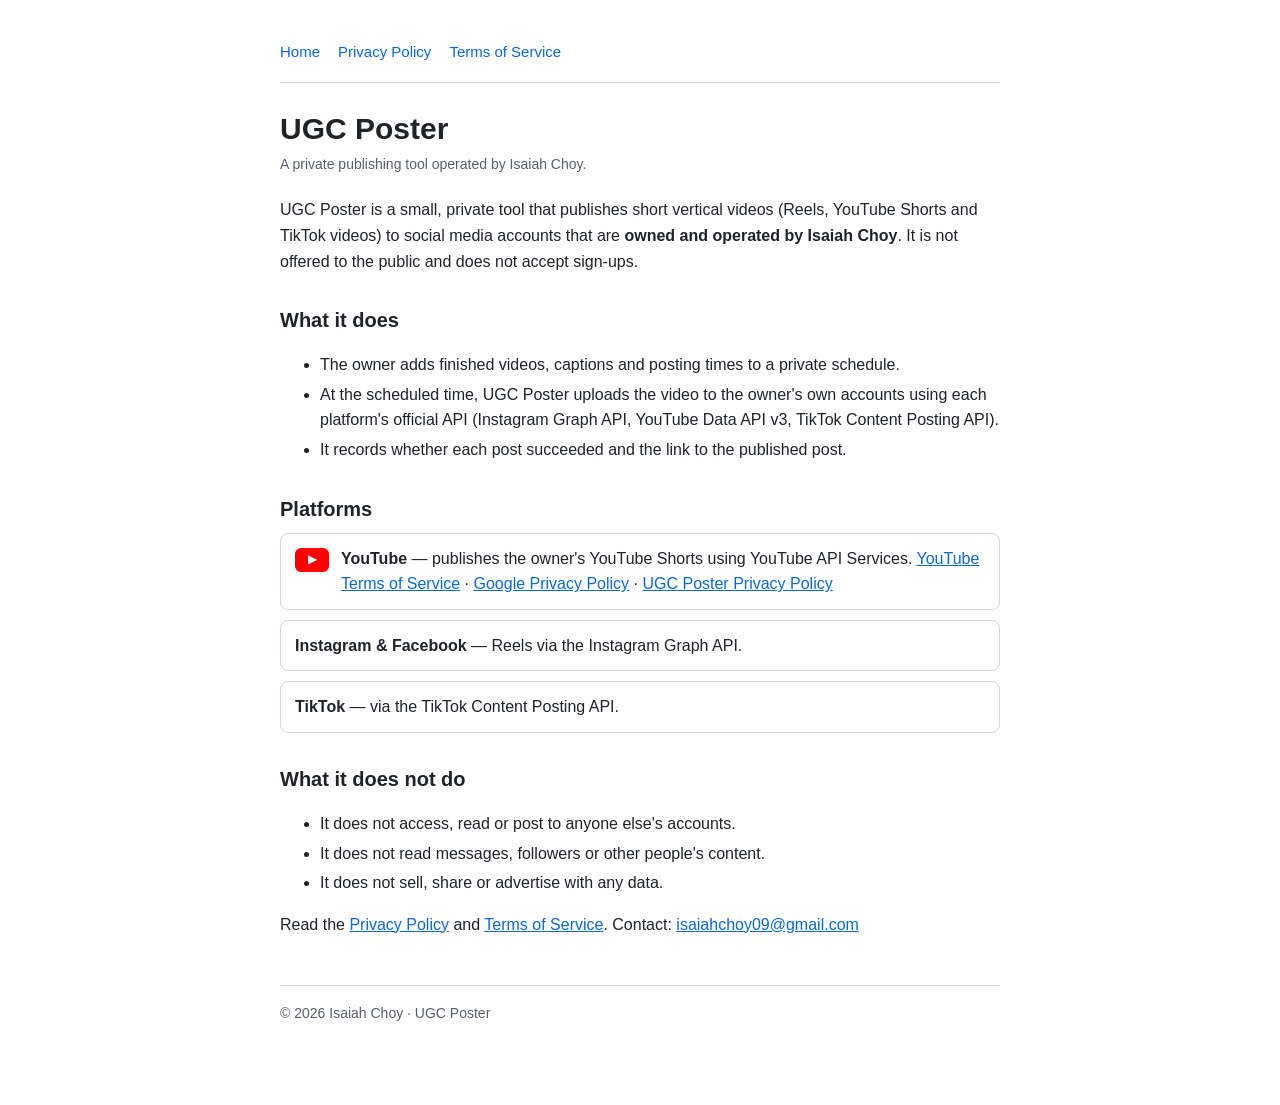
<file: index.html>
<!doctype html>
<html lang="en">
<head>
<meta charset="utf-8"><meta name="viewport" content="width=device-width, initial-scale=1">
<title>UGC Poster</title>
<meta name="description" content="UGC Poster is a private tool that publishes short videos to the owner's own social media accounts.">
<link rel="stylesheet" href="style.css">
</head>
<body><main>
<nav><a href="index.html">Home</a><a href="privacy.html">Privacy Policy</a><a href="terms.html">Terms of Service</a></nav>
<h1>UGC Poster</h1>
<p class="updated">A private publishing tool operated by Isaiah Choy.</p>

<p>UGC Poster is a small, private tool that publishes short vertical videos (Reels, YouTube Shorts and TikTok videos) to
social media accounts that are <strong>owned and operated by Isaiah Choy</strong>. It is not offered to the public and
does not accept sign-ups.</p>

<h2>What it does</h2>
<ul>
  <li>The owner adds finished videos, captions and posting times to a private schedule.</li>
  <li>At the scheduled time, UGC Poster uploads the video to the owner's own accounts using each platform's official API
      (Instagram Graph API, YouTube Data API v3, TikTok Content Posting API).</li>
  <li>It records whether each post succeeded and the link to the published post.</li>
</ul>

<h2>Platforms</h2>
<div class="platforms">
  <div class="platform yt"><span class="yt-mark" aria-hidden="true">▶</span><div><strong>YouTube</strong> — publishes
    the owner's YouTube Shorts using YouTube API Services.
    <a href="https://www.youtube.com/t/terms">YouTube Terms of Service</a> ·
    <a href="https://policies.google.com/privacy">Google Privacy Policy</a> ·
    <a href="privacy.html">UGC Poster Privacy Policy</a></div></div>
  <div class="platform"><strong>Instagram &amp; Facebook</strong> — Reels via the Instagram Graph API.</div>
  <div class="platform"><strong>TikTok</strong> — via the TikTok Content Posting API.</div>
</div>

<h2>What it does not do</h2>
<ul>
  <li>It does not access, read or post to anyone else's accounts.</li>
  <li>It does not read messages, followers or other people's content.</li>
  <li>It does not sell, share or advertise with any data.</li>
</ul>

<p>Read the <a href="privacy.html">Privacy Policy</a> and <a href="terms.html">Terms of Service</a>.
Contact: <a href="mailto:isaiahchoy09@gmail.com">isaiahchoy09@gmail.com</a></p>

<footer>© 2026 Isaiah Choy · UGC Poster</footer>
</main></body>
</html>
</file>
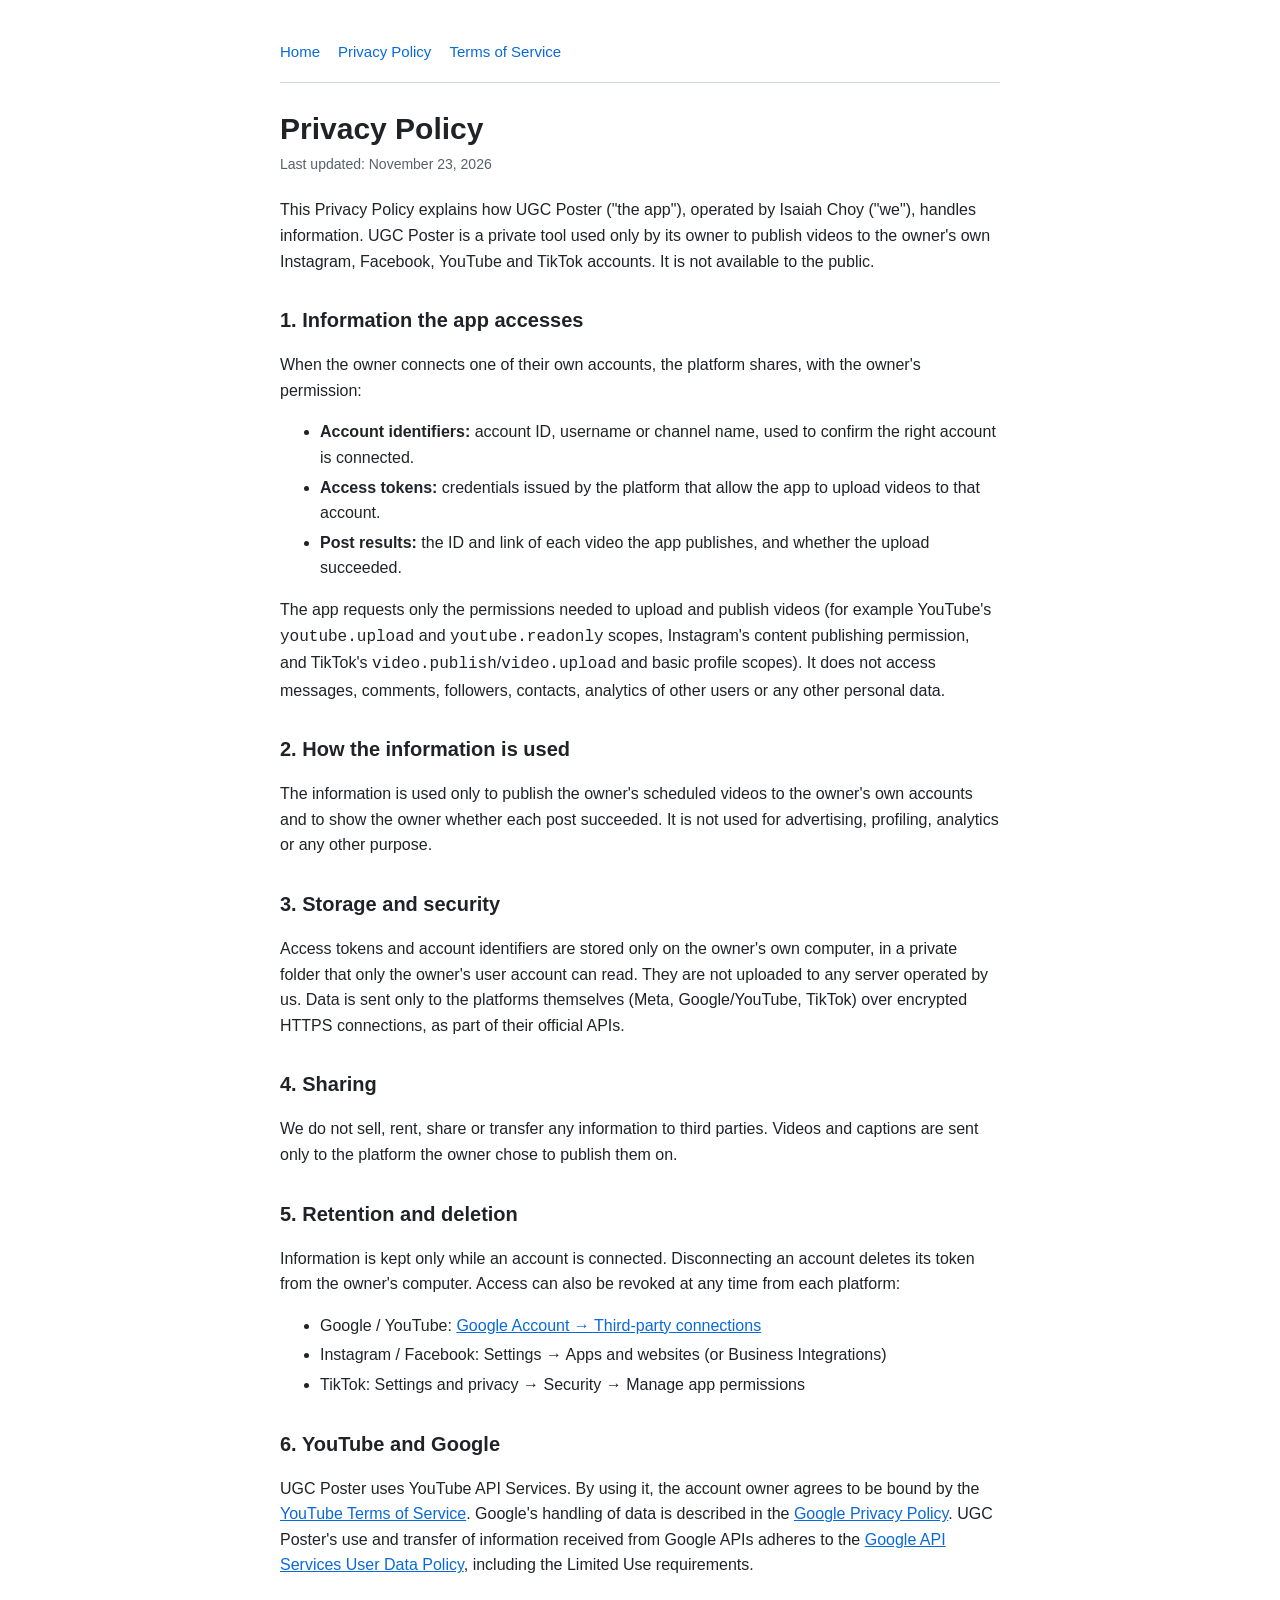
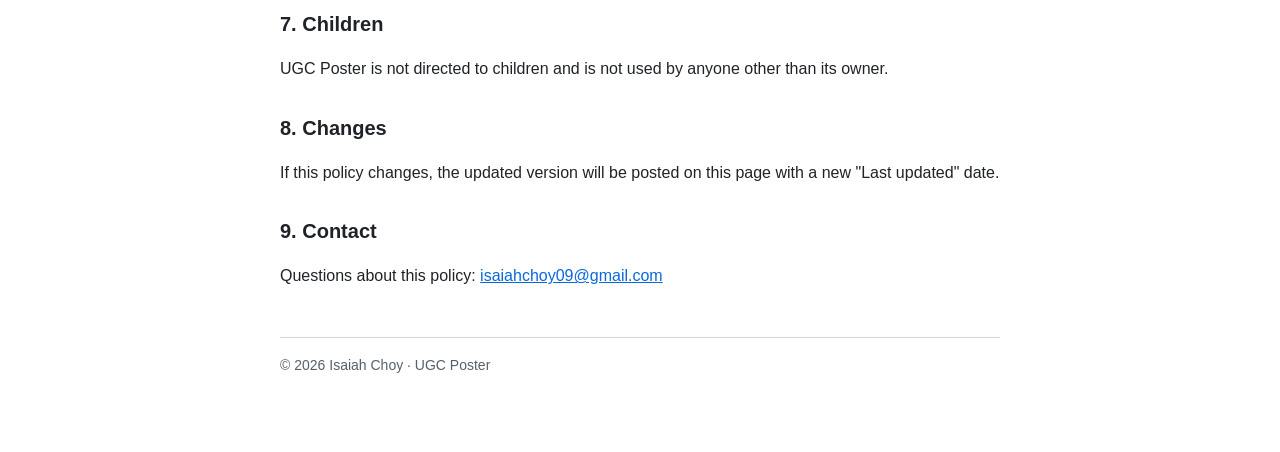
<file: privacy.html>
<!doctype html>
<html lang="en">
<head>
<meta charset="utf-8"><meta name="viewport" content="width=device-width, initial-scale=1">
<title>Privacy Policy – UGC Poster</title>
<link rel="stylesheet" href="style.css">
</head>
<body><main>
<nav><a href="index.html">Home</a><a href="privacy.html">Privacy Policy</a><a href="terms.html">Terms of Service</a></nav>
<h1>Privacy Policy</h1>
<p class="updated">Last updated: November 23, 2026</p>

<p>This Privacy Policy explains how UGC Poster ("the app"), operated by Isaiah Choy ("we"), handles information.
UGC Poster is a private tool used only by its owner to publish videos to the owner's own Instagram, Facebook, YouTube
and TikTok accounts. It is not available to the public.</p>

<h2>1. Information the app accesses</h2>
<p>When the owner connects one of their own accounts, the platform shares, with the owner's permission:</p>
<ul>
  <li><strong>Account identifiers:</strong> account ID, username or channel name, used to confirm the right account is connected.</li>
  <li><strong>Access tokens:</strong> credentials issued by the platform that allow the app to upload videos to that account.</li>
  <li><strong>Post results:</strong> the ID and link of each video the app publishes, and whether the upload succeeded.</li>
</ul>
<p>The app requests only the permissions needed to upload and publish videos (for example YouTube's
<code>youtube.upload</code> and <code>youtube.readonly</code> scopes, Instagram's content publishing permission, and
TikTok's <code>video.publish</code>/<code>video.upload</code> and basic profile scopes). It does not access messages,
comments, followers, contacts, analytics of other users or any other personal data.</p>

<h2>2. How the information is used</h2>
<p>The information is used only to publish the owner's scheduled videos to the owner's own accounts and to show the
owner whether each post succeeded. It is not used for advertising, profiling, analytics or any other purpose.</p>

<h2>3. Storage and security</h2>
<p>Access tokens and account identifiers are stored only on the owner's own computer, in a private folder that only the
owner's user account can read. They are not uploaded to any server operated by us. Data is sent only to the platforms
themselves (Meta, Google/YouTube, TikTok) over encrypted HTTPS connections, as part of their official APIs.</p>

<h2>4. Sharing</h2>
<p>We do not sell, rent, share or transfer any information to third parties. Videos and captions are sent only to the
platform the owner chose to publish them on.</p>

<h2>5. Retention and deletion</h2>
<p>Information is kept only while an account is connected. Disconnecting an account deletes its token from the owner's
computer. Access can also be revoked at any time from each platform:</p>
<ul>
  <li>Google / YouTube: <a href="https://myaccount.google.com/permissions">Google Account → Third-party connections</a></li>
  <li>Instagram / Facebook: Settings → Apps and websites (or Business Integrations)</li>
  <li>TikTok: Settings and privacy → Security → Manage app permissions</li>
</ul>

<h2>6. YouTube and Google</h2>
<p>UGC Poster uses YouTube API Services. By using it, the account owner agrees to be bound by the
<a href="https://www.youtube.com/t/terms">YouTube Terms of Service</a>. Google's handling of data is described in the
<a href="https://policies.google.com/privacy">Google Privacy Policy</a>. UGC Poster's use and transfer of information
received from Google APIs adheres to the
<a href="https://developers.google.com/terms/api-services-user-data-policy">Google API Services User Data Policy</a>,
including the Limited Use requirements.</p>

<h2>7. Children</h2>
<p>UGC Poster is not directed to children and is not used by anyone other than its owner.</p>

<h2>8. Changes</h2>
<p>If this policy changes, the updated version will be posted on this page with a new "Last updated" date.</p>

<h2>9. Contact</h2>
<p>Questions about this policy: <a href="mailto:isaiahchoy09@gmail.com">isaiahchoy09@gmail.com</a></p>

<footer>© 2026 Isaiah Choy · UGC Poster</footer>
</main></body>
</html>
</file>
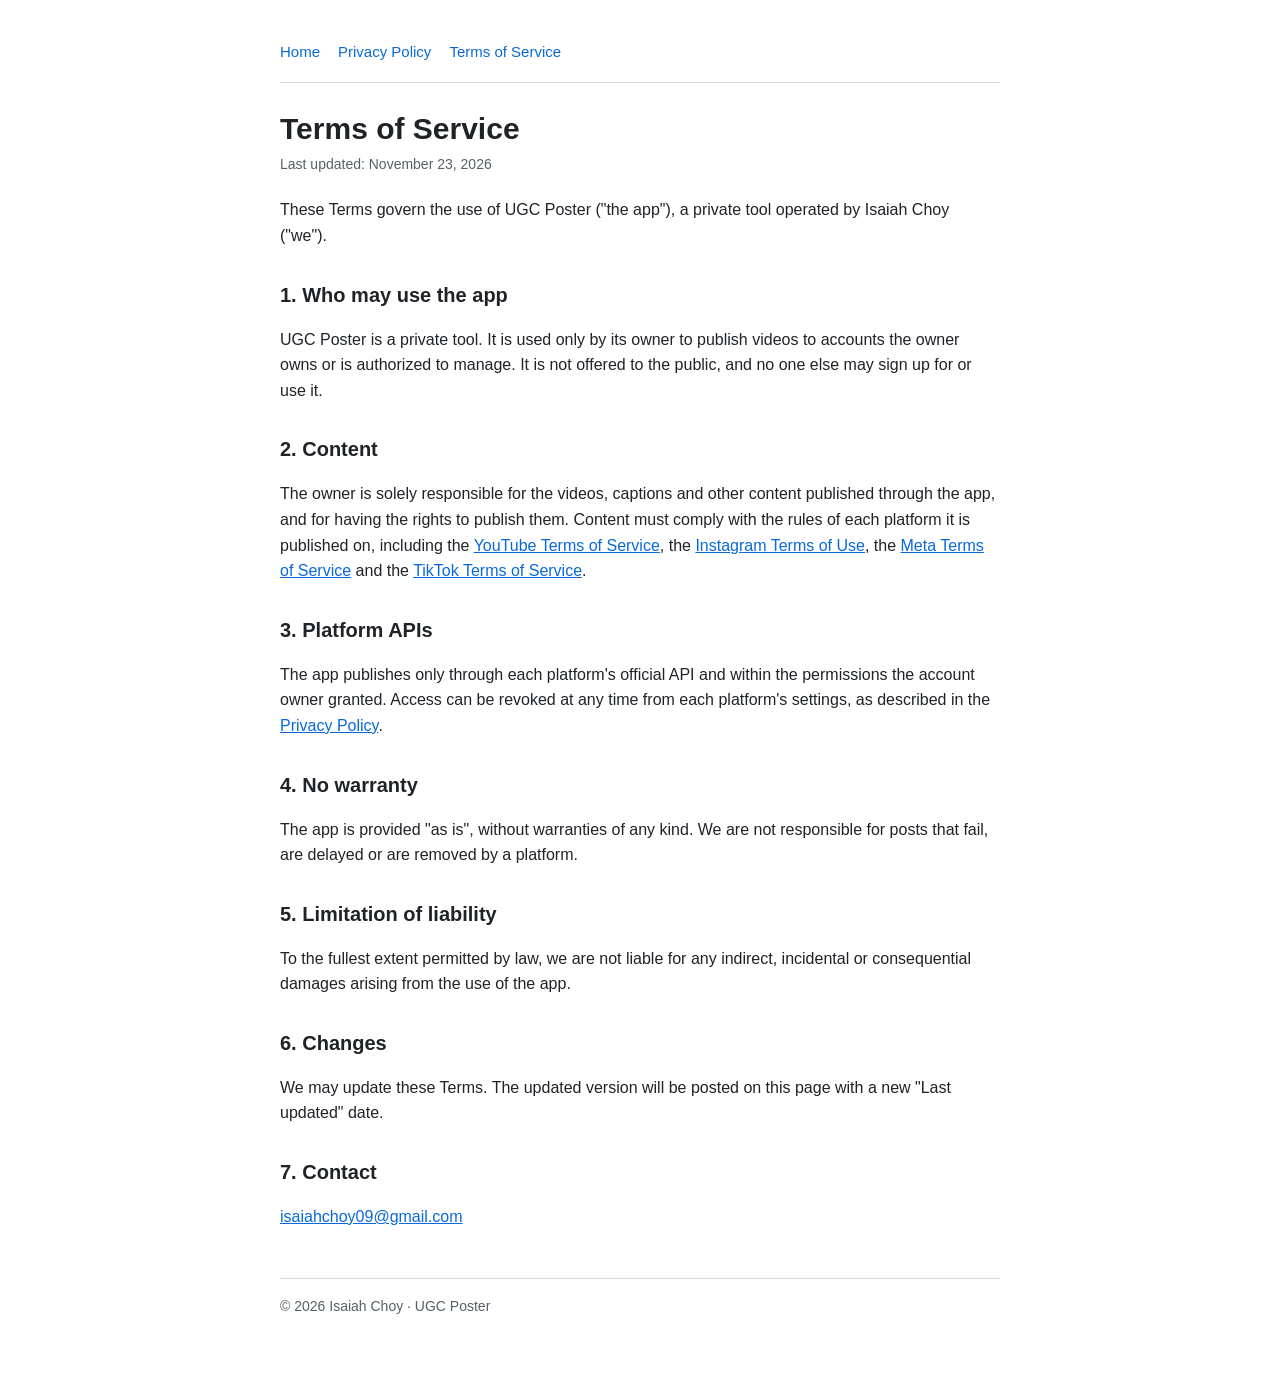
<file: terms.html>
<!doctype html>
<html lang="en">
<head>
<meta charset="utf-8"><meta name="viewport" content="width=device-width, initial-scale=1">
<title>Terms of Service – UGC Poster</title>
<link rel="stylesheet" href="style.css">
</head>
<body><main>
<nav><a href="index.html">Home</a><a href="privacy.html">Privacy Policy</a><a href="terms.html">Terms of Service</a></nav>
<h1>Terms of Service</h1>
<p class="updated">Last updated: November 23, 2026</p>

<p>These Terms govern the use of UGC Poster ("the app"), a private tool operated by Isaiah Choy ("we").</p>

<h2>1. Who may use the app</h2>
<p>UGC Poster is a private tool. It is used only by its owner to publish videos to accounts the owner owns or is
authorized to manage. It is not offered to the public, and no one else may sign up for or use it.</p>

<h2>2. Content</h2>
<p>The owner is solely responsible for the videos, captions and other content published through the app, and for
having the rights to publish them. Content must comply with the rules of each platform it is published on, including
the <a href="https://www.youtube.com/t/terms">YouTube Terms of Service</a>, the
<a href="https://help.instagram.com/581066165581870">Instagram Terms of Use</a>, the
<a href="https://www.facebook.com/terms.php">Meta Terms of Service</a> and the
<a href="https://www.tiktok.com/legal/terms-of-service">TikTok Terms of Service</a>.</p>

<h2>3. Platform APIs</h2>
<p>The app publishes only through each platform's official API and within the permissions the account owner granted.
Access can be revoked at any time from each platform's settings, as described in the
<a href="privacy.html">Privacy Policy</a>.</p>

<h2>4. No warranty</h2>
<p>The app is provided "as is", without warranties of any kind. We are not responsible for posts that fail, are delayed
or are removed by a platform.</p>

<h2>5. Limitation of liability</h2>
<p>To the fullest extent permitted by law, we are not liable for any indirect, incidental or consequential damages
arising from the use of the app.</p>

<h2>6. Changes</h2>
<p>We may update these Terms. The updated version will be posted on this page with a new "Last updated" date.</p>

<h2>7. Contact</h2>
<p><a href="mailto:isaiahchoy09@gmail.com">isaiahchoy09@gmail.com</a></p>

<footer>© 2026 Isaiah Choy · UGC Poster</footer>
</main></body>
</html>
</file>
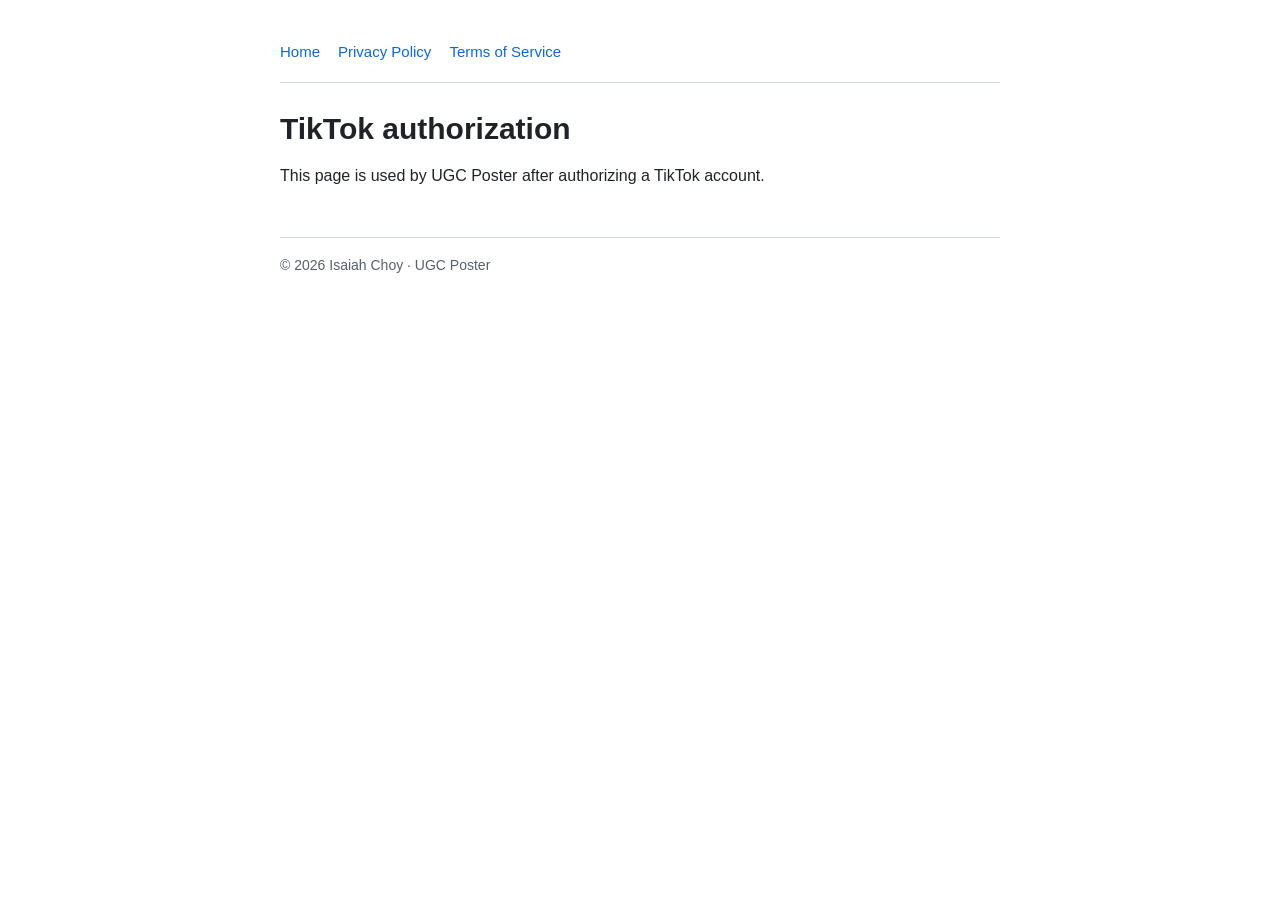
<file: tiktok-callback.html>
<!doctype html>
<html lang="en">
<head>
<meta charset="utf-8"><meta name="viewport" content="width=device-width, initial-scale=1">
<title>Connected – UGC Poster</title>
<meta name="robots" content="noindex">
<link rel="stylesheet" href="style.css">
</head>
<body><main>
<nav><a href="index.html">Home</a><a href="privacy.html">Privacy Policy</a><a href="terms.html">Terms of Service</a></nav>
<h1 id="h">TikTok authorization</h1>
<p id="msg">Finishing up…</p>
<p id="codebox" style="display:none">If UGC Poster asks for it, copy this whole page address (URL) and paste it into UGC Poster.</p>
<script>
  // This page only reads the result TikTok put in the address bar and shows it to the owner.
  // Nothing is sent anywhere.
  var q = new URLSearchParams(location.search);
  var msg = document.getElementById("msg");
  if (q.get("code")) {
    document.getElementById("h").textContent = "TikTok account connected";
    msg.textContent = "Authorization received. You can go back to UGC Poster.";
    document.getElementById("codebox").style.display = "block";
  } else if (q.get("error")) {
    document.getElementById("h").textContent = "Not connected";
    msg.textContent = "TikTok returned: " + q.get("error") + (q.get("error_description") ? " – " + q.get("error_description") : "");
  } else {
    msg.textContent = "This page is used by UGC Poster after authorizing a TikTok account.";
  }
</script>
<footer>© 2026 Isaiah Choy · UGC Poster</footer>
</main></body>
</html>
</file>
<file: style.css>
:root { --ink: #1f2328; --muted: #57606a; --line: #d0d7de; --bg: #ffffff; --accent: #0969da; }
@media (prefers-color-scheme: dark) { :root { --ink: #e6edf3; --muted: #9da7b3; --line: #30363d; --bg: #0d1117; --accent: #4493f8; } }
* { box-sizing: border-box; }
body { margin: 0; background: var(--bg); color: var(--ink); font: 16px/1.6 -apple-system, "Segoe UI", Roboto, Helvetica, Arial, sans-serif; }
main { max-width: 760px; margin: 0 auto; padding: 40px 20px 80px; }
nav { display: flex; gap: 18px; padding-bottom: 18px; border-bottom: 1px solid var(--line); margin-bottom: 28px; font-size: 15px; }
nav a { color: var(--accent); text-decoration: none; } nav a:hover { text-decoration: underline; }
h1 { font-size: 30px; line-height: 1.2; margin: 0 0 6px; } h2 { font-size: 20px; margin: 30px 0 8px; }
.updated { color: var(--muted); font-size: 14px; margin: 0 0 22px; }
a { color: var(--accent); } li { margin: 4px 0; }
.platforms { display: grid; gap: 10px; }
.platform { border: 1px solid var(--line); border-radius: 8px; padding: 12px 14px; }
.platform.yt { display: flex; gap: 12px; align-items: flex-start; }
.yt-mark { flex: none; width: 34px; height: 24px; border-radius: 6px; background: #ff0000; color: #fff;
  display: grid; place-items: center; font-size: 12px; margin-top: 2px; }
footer { margin-top: 48px; padding-top: 16px; border-top: 1px solid var(--line); color: var(--muted); font-size: 14px; }
</file>
